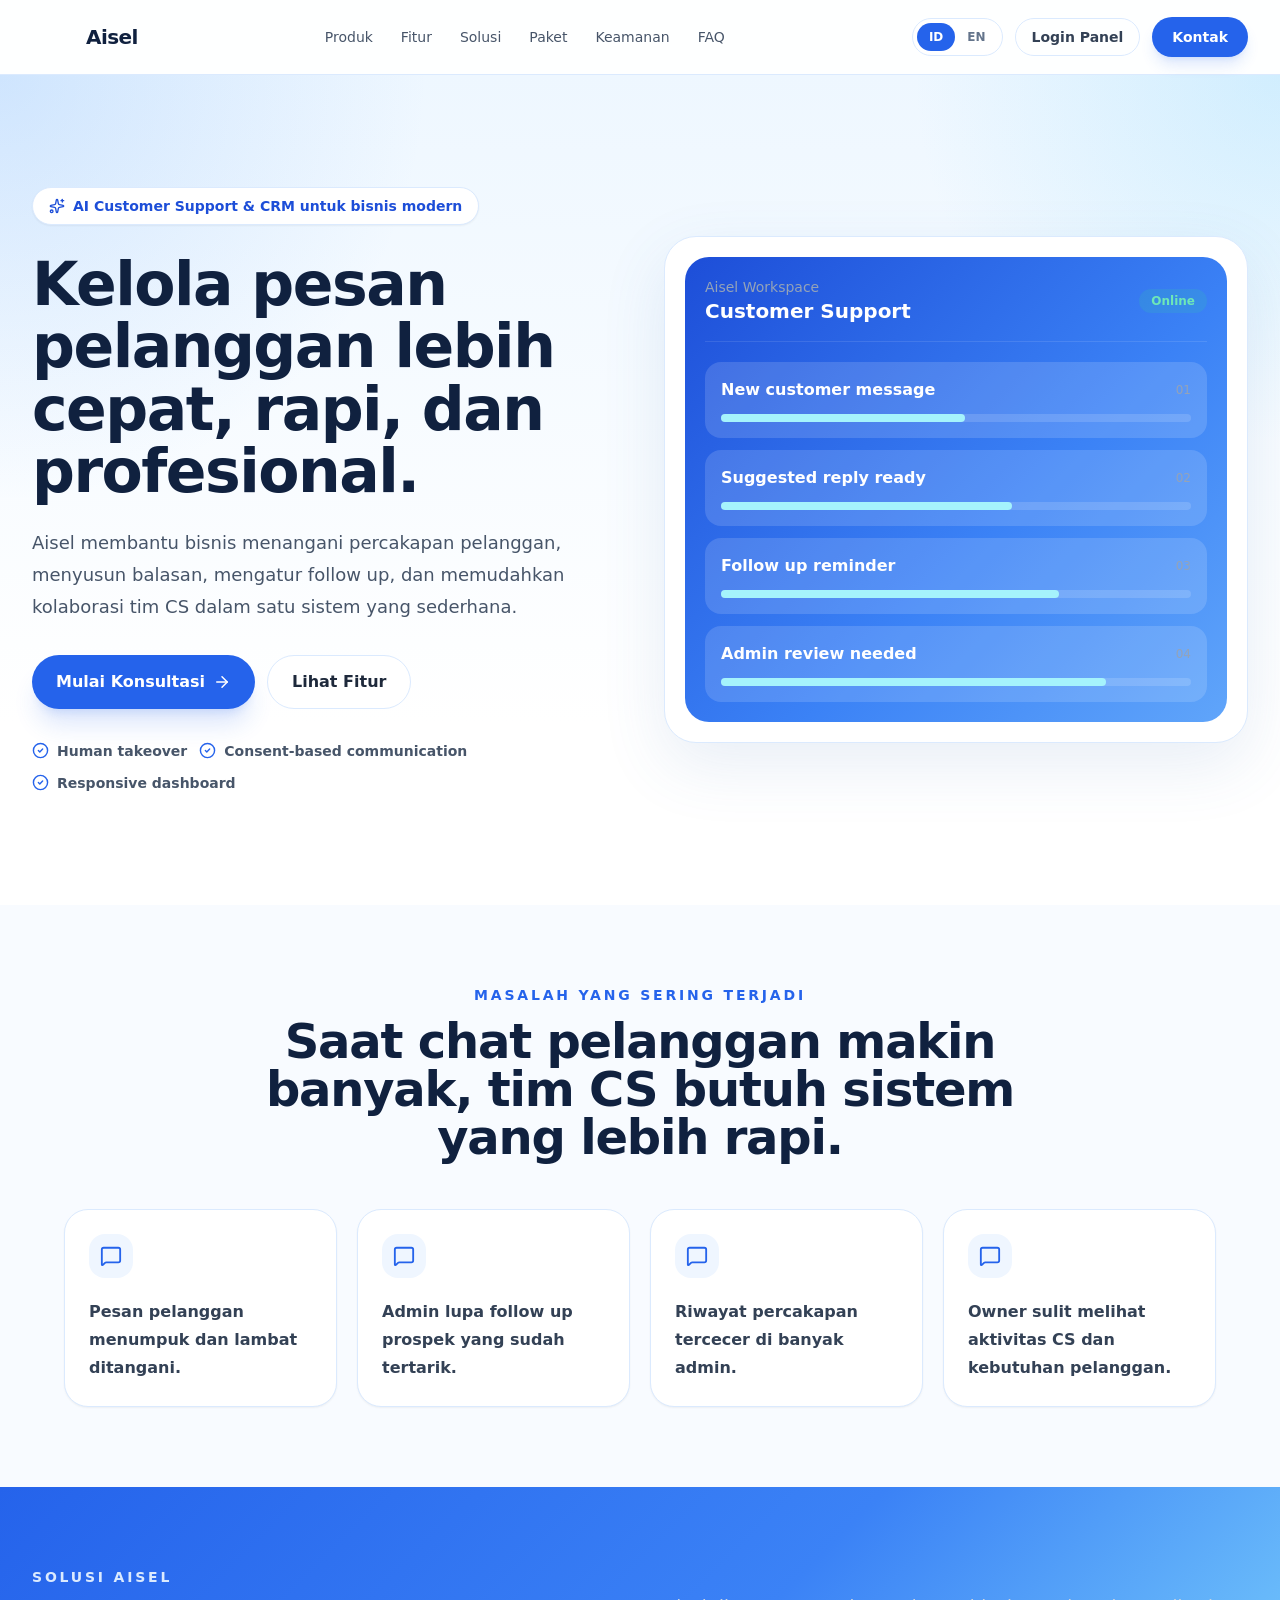
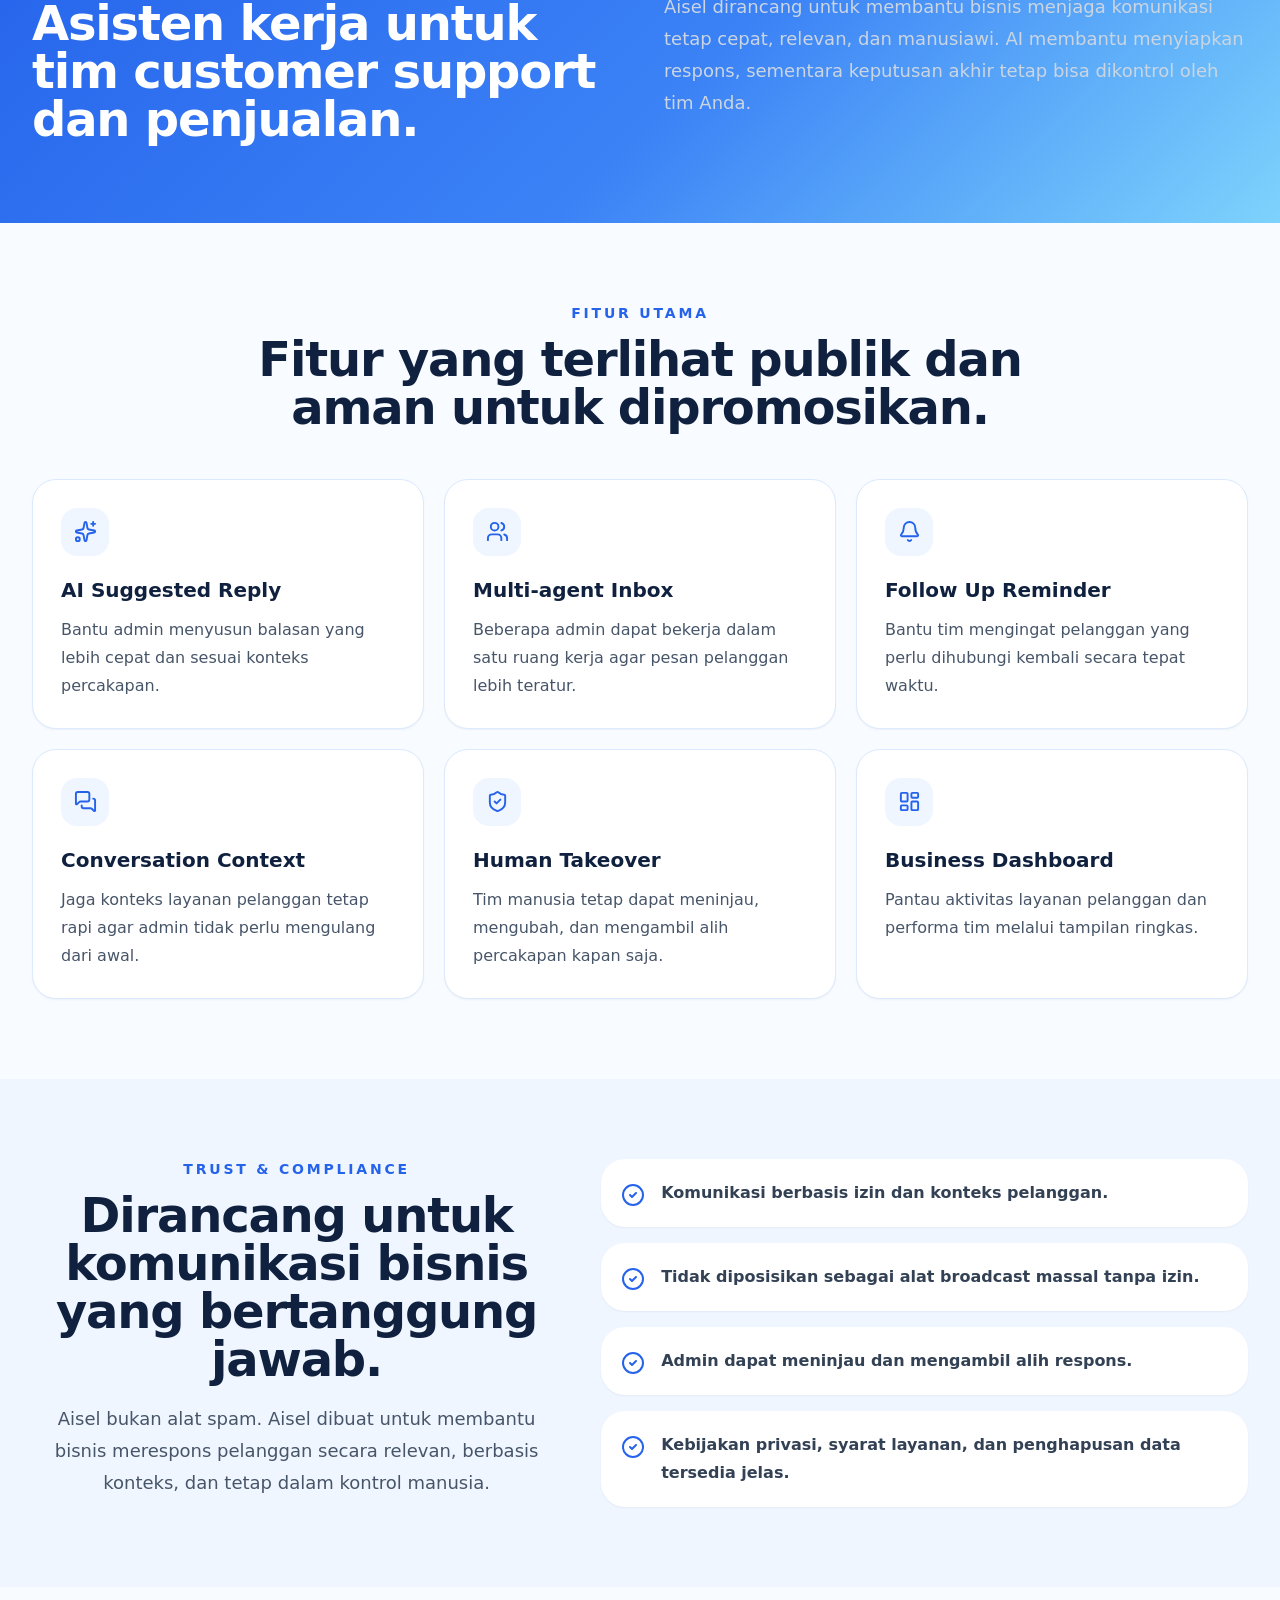
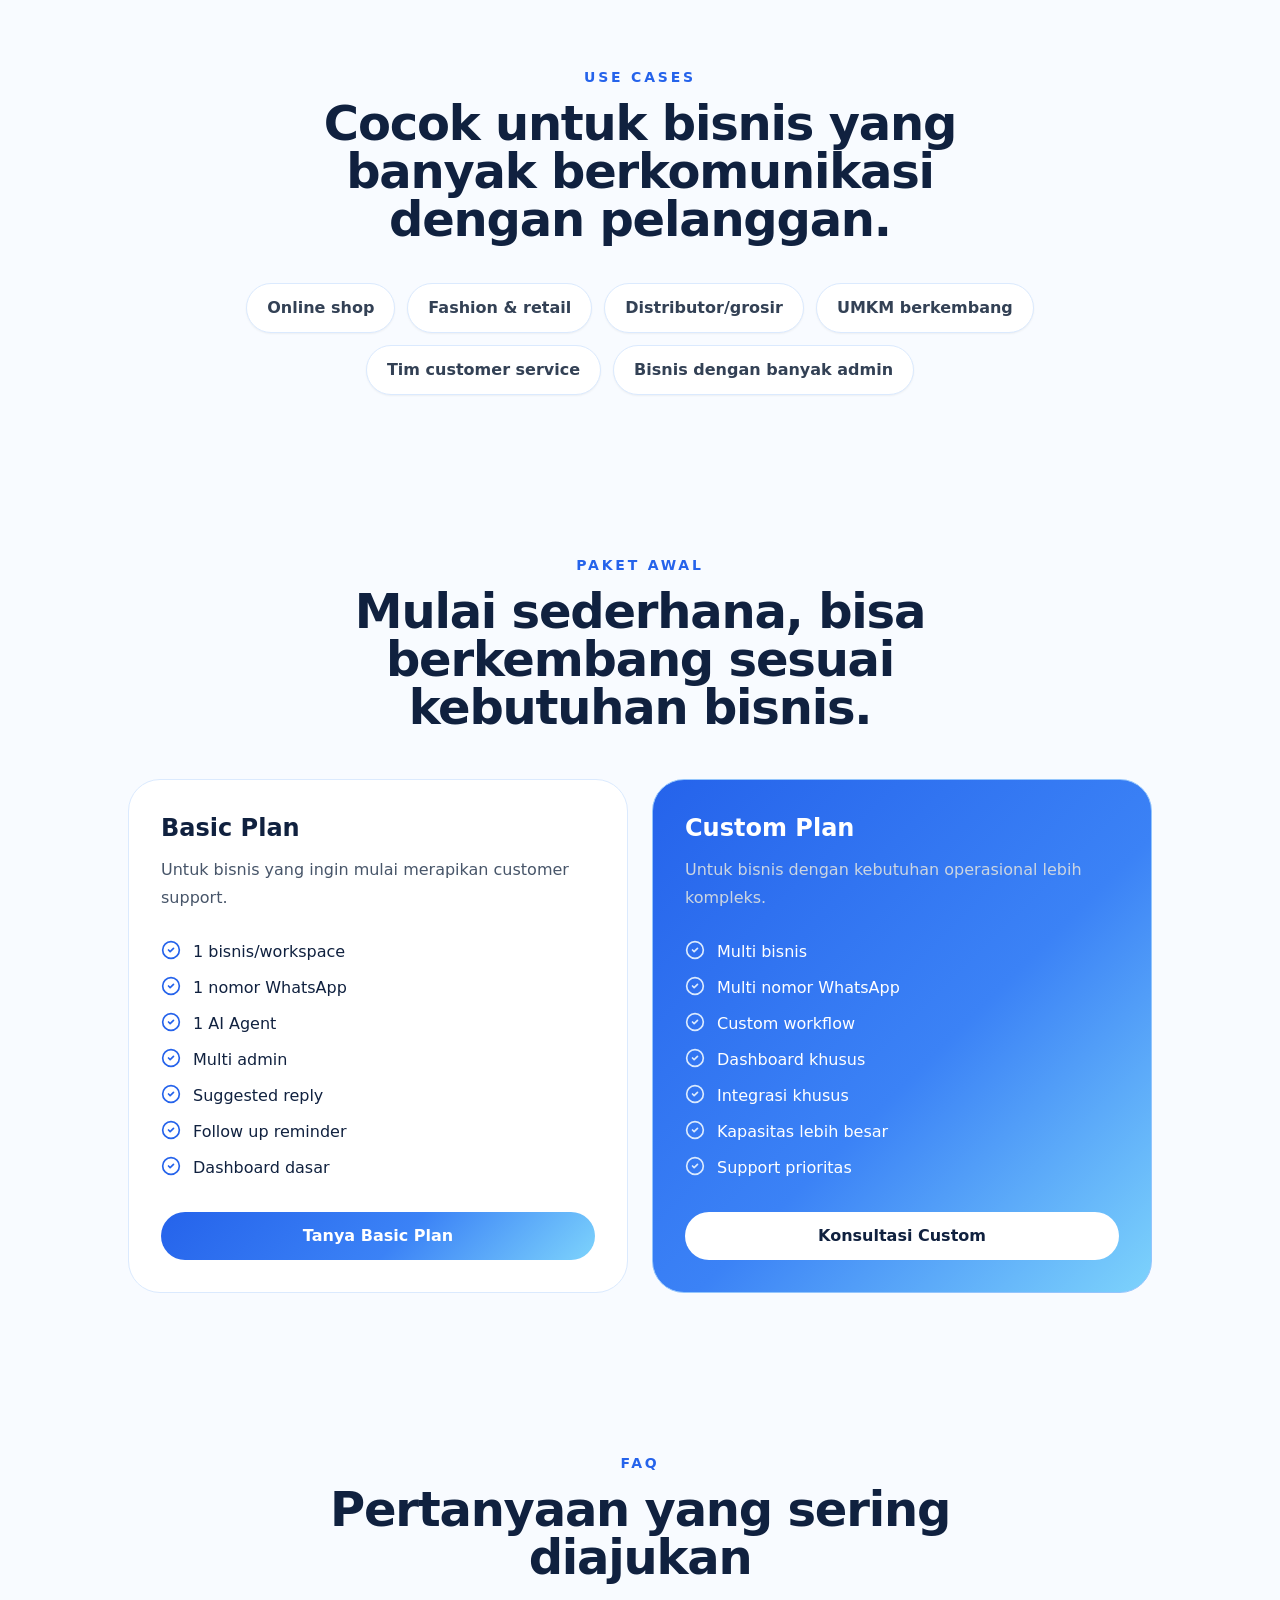
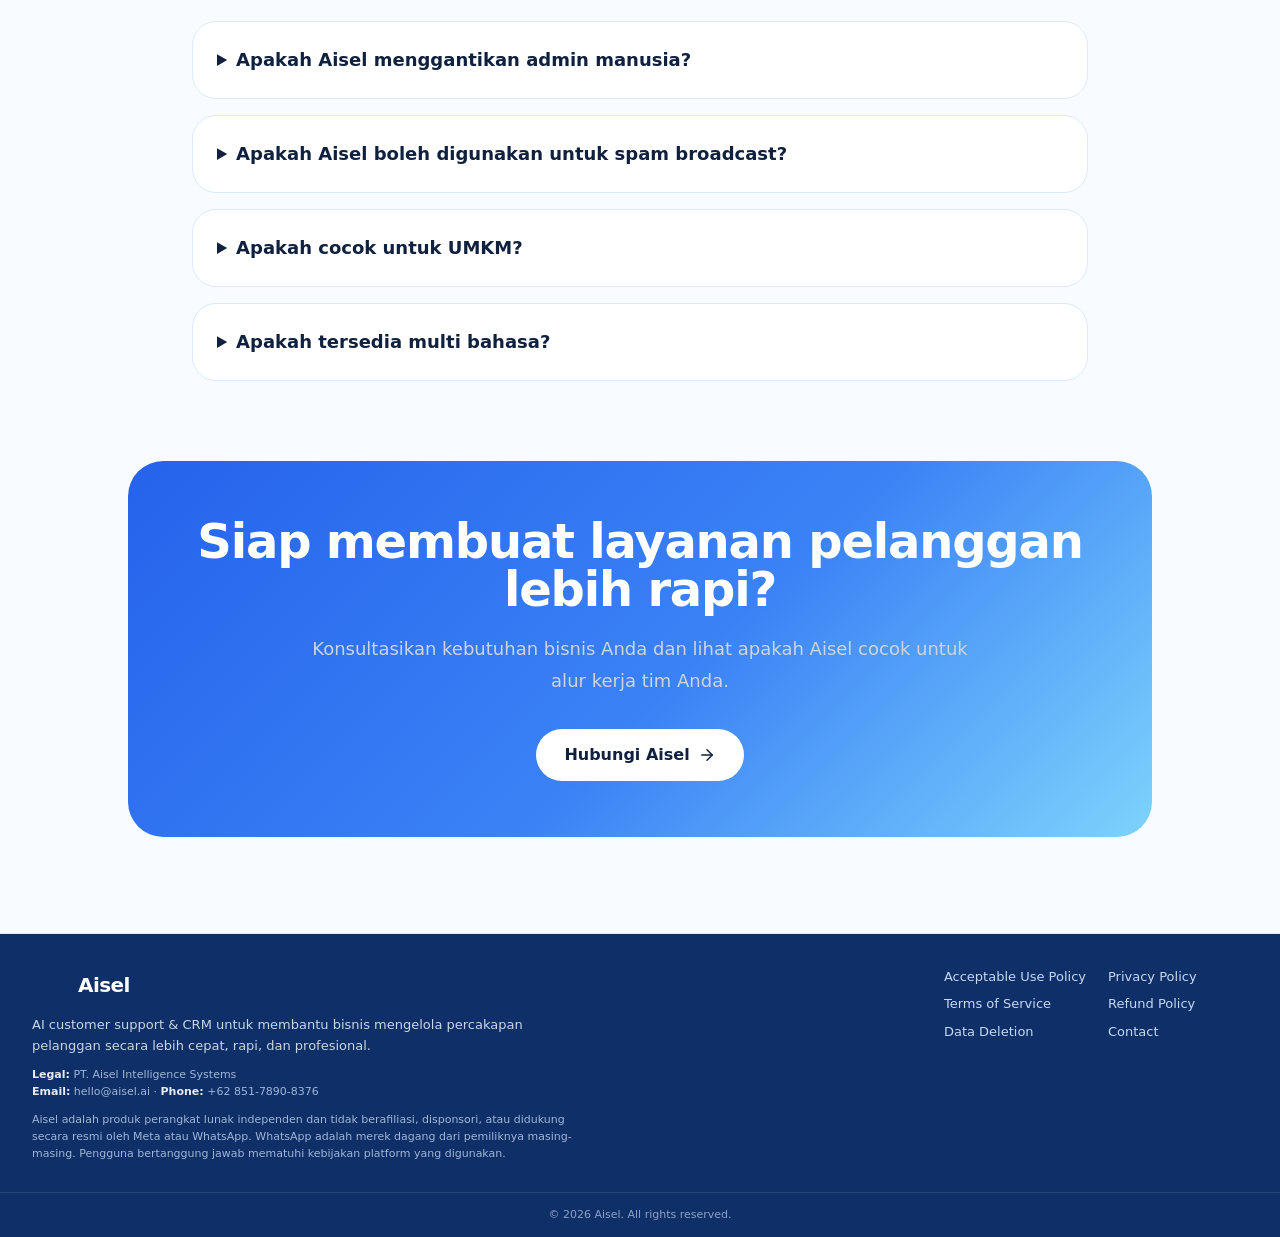
<file: index.html>
<!doctype html>
<html lang="id">
<head>
  <meta charset="UTF-8" />
  <meta name="viewport" content="width=device-width, initial-scale=1.0" />
  <meta name="description" content="Aisel membantu bisnis mengelola pesan pelanggan, respons CS, follow up, dan kolaborasi tim secara lebih rapi." />
  <meta name="theme-color" content="#2563eb" />
  <meta property="og:title" content="Aisel — AI Customer Support & CRM" />
  <meta property="og:description" content="Kelola pesan pelanggan lebih cepat, rapi, dan profesional dengan Aisel." />
  <meta property="og:type" content="website" />
  <meta property="og:url" content="https://aisel.ai" />
  <link rel="canonical" href="https://aisel.ai/" />
  <link rel="icon" type="image/png" href="https://panel.aisel.ai/aisel/icon-only.png" />
  <link rel="apple-touch-icon" href="https://panel.aisel.ai/aisel/icon-only.png" />
  <title>Aisel — AI Customer Support & CRM</title>
  <script type="module" crossorigin src="/assets/index-CqHLLNbp.js"></script>
  <link rel="stylesheet" crossorigin href="/assets/index-DAEojUmn.css">
  <style>
    :root{color-scheme:light}body{background:#f8fbff!important;color:#10213f!important}.gradient-bg{background:radial-gradient(circle at top left,rgba(96,165,250,.22),transparent 28%),radial-gradient(circle at top right,rgba(125,211,252,.26),transparent 24%),linear-gradient(180deg,#eef7ff 0%,#fff 78%)!important}.bg-slate-950{background-color:#2563eb!important}footer.bg-slate-950{background-color:#0f2f68!important}.bg-slate-50{background-color:#f8fbff!important}.bg-blue-50{background-color:#eff6ff!important}.border-slate-200,.border-slate-200\/70{border-color:#dbeafe!important}.border-slate-950{border-color:#93c5fd!important}.text-slate-950{color:#10213f!important}.text-blue-600{color:#2563eb!important}.text-blue-700{color:#1d4ed8!important}.shadow-slate-900\/10,.shadow-slate-900\/15{--tw-shadow-color:rgba(37,99,235,.16)!important}.card-glow{box-shadow:0 22px 65px rgba(65,112,185,.12)!important}.hover\:bg-slate-800:hover{background-color:#1d4ed8!important}.hover\:bg-slate-50:hover{background-color:#eff6ff!important}#pricing .bg-slate-950,#contact .bg-slate-950,main>section.bg-slate-950{background:linear-gradient(135deg,#2563eb 0%,#3b82f6 55%,#7dd3fc 100%)!important}.rounded-\[1\.5rem\].bg-slate-950{background:linear-gradient(135deg,#1d4ed8 0%,#3b82f6 58%,#60a5fa 100%)!important}.bg-cyan-400{background-color:#a5f3fc!important}.text-cyan-300{color:#dbeafe!important}.bg-white\/10,.bg-white\/8{background-color:rgba(255,255,255,.14)!important}header a[href="#/"]>span:first-child,footer .flex.items-center.gap-3.font-bold>span:first-child{background-image:url("https://panel.aisel.ai/aisel/icon-only.png")!important;background-size:contain!important;background-position:center!important;background-repeat:no-repeat!important;background-color:transparent!important;color:transparent!important;font-size:0!important;line-height:0!important;box-shadow:none!important}header a[href="#/"]>span:first-child{width:42px!important;height:42px!important;border-radius:14px!important}footer .flex.items-center.gap-3.font-bold>span:first-child{width:34px!important;height:34px!important;border-radius:12px!important}header a[href="#/"]>span:last-child{color:#10213f!important;font-weight:800!important;letter-spacing:-.03em!important}footer .flex.items-center.gap-3.font-bold>span:last-child{color:#fff!important;font-weight:800!important;letter-spacing:-.03em!important}.aisel-platform-disclaimer,.aisel-footer-company{margin-top:10px;max-width:560px;color:rgba(219,234,254,.72);font-size:11px;line-height:1.55}.aisel-footer-company strong{color:rgba(255,255,255,.9)}.aisel-terms-disclaimer{margin-top:30px;padding:20px;border:1px solid #dbeafe;border-radius:22px;background:#f8fbff}.aisel-terms-disclaimer h2{margin:0 0 10px;font-size:20px;font-weight:800;color:#10213f}.aisel-terms-disclaimer p{margin:0;color:#475569;line-height:1.8}
    footer .mx-auto.grid{padding-top:34px!important;padding-bottom:30px!important;gap:24px!important;align-items:start!important}footer .mx-auto.grid>div:first-child p:not(.aisel-platform-disclaimer):not(.aisel-footer-company){margin-top:12px!important;max-width:520px!important;font-size:13px!important;line-height:1.65!important}footer .mx-auto.grid>div:first-child p:nth-of-type(2){display:none!important}footer .flex.flex-wrap.gap-4{display:grid!important;grid-template-columns:repeat(2,minmax(140px,auto))!important;gap:10px 22px!important;justify-content:end!important;align-content:start!important;text-align:left!important}footer .flex.flex-wrap.gap-4 a{font-size:13px!important;line-height:1.35!important;color:rgba(219,234,254,.9)!important}footer .border-t.border-white\/10{padding-top:14px!important;padding-bottom:14px!important}footer .text-center.text-xs{font-size:11px!important;color:rgba(219,234,254,.62)!important}@media(max-width:768px){footer .mx-auto.grid{padding-top:30px!important;padding-bottom:26px!important;gap:22px!important}footer .flex.flex-wrap.gap-4{grid-template-columns:1fr!important;justify-content:start!important}footer .aisel-platform-disclaimer,footer .aisel-footer-company{max-width:100%!important}}
  </style>
</head>
<body>
  <div id="root"></div>
  <script>
    (function(){
      const disclaimer='Aisel adalah produk perangkat lunak independen dan tidak berafiliasi, disponsori, atau didukung secara resmi oleh Meta atau WhatsApp. WhatsApp adalah merek dagang dari pemiliknya masing-masing. Pengguna bertanggung jawab mematuhi kebijakan platform yang digunakan.';
      const routes={'#/contact':'/contact.html','#/acceptable-use-policy':'/acceptable-use-policy.html','#/privacy-policy':'/privacy-policy.html','#/terms-of-service':'/terms-of-service.html','#/refund-policy':'/refund-policy.html','#/data-deletion':'/data-deletion.html'};
      function goStatic(){if(routes[location.hash]) location.replace(routes[location.hash]);}
      function patchLinks(){
        Object.keys(routes).forEach(oldHref=>{document.querySelectorAll('a[href="'+oldHref+'"]').forEach(a=>a.setAttribute('href',routes[oldHref]))});
        document.querySelectorAll('a[href="#contact"]').forEach(a=>a.setAttribute('href','/contact.html'));
        document.querySelectorAll('a').forEach(a=>{const txt=(a.textContent||'').trim(); if(txt==='Kontak'||txt==='Contact') a.setAttribute('href','/contact.html')});
        const footerLinks=document.querySelector('footer .flex.flex-wrap.gap-4');
        if(footerLinks){const needed=[['/acceptable-use-policy.html','Acceptable Use Policy'],['/privacy-policy.html','Privacy Policy'],['/terms-of-service.html','Terms of Service'],['/refund-policy.html','Refund Policy'],['/data-deletion.html','Data Deletion'],['/contact.html','Contact']];needed.reverse().forEach(([href,label])=>{if(!footerLinks.querySelector('[href="'+href+'"]')){const l=document.createElement('a');l.href=href;l.className='text-sm text-slate-300 hover:text-white';l.textContent=label;footerLinks.insertBefore(l,footerLinks.firstChild)}});}
        const footerText=document.querySelector('footer .mx-auto.grid > div:first-child');
        if(footerText&&!document.getElementById('aisel-footer-company')){const c=document.createElement('p');c.id='aisel-footer-company';c.className='aisel-footer-company';c.innerHTML='<strong>Legal:</strong> PT. Aisel Intelligence Systems<br><strong>Email:</strong> hello@aisel.ai · <strong>Phone:</strong> +62 851-7890-8376';footerText.appendChild(c)}
        if(footerText&&!document.getElementById('aisel-meta-whatsapp-disclaimer')){const p=document.createElement('p');p.id='aisel-meta-whatsapp-disclaimer';p.className='aisel-platform-disclaimer';p.textContent=disclaimer;footerText.appendChild(p)}
      }
      goStatic(); window.addEventListener('hashchange',goStatic); window.addEventListener('DOMContentLoaded',()=>{setTimeout(patchLinks,250);setTimeout(patchLinks,800);setTimeout(patchLinks,1600)}); setTimeout(patchLinks,2200);
    })();
  </script>
</body>
</html>
</file>
<file: assets/index-DAEojUmn.css>
*,:before,:after,::backdrop{--tw-border-spacing-x:0;--tw-border-spacing-y:0;--tw-translate-x:0;--tw-translate-y:0;--tw-rotate:0;--tw-skew-x:0;--tw-skew-y:0;--tw-scale-x:1;--tw-scale-y:1;--tw-pan-x: ;--tw-pan-y: ;--tw-pinch-zoom: ;--tw-scroll-snap-strictness:proximity;--tw-gradient-from-position: ;--tw-gradient-via-position: ;--tw-gradient-to-position: ;--tw-ordinal: ;--tw-slashed-zero: ;--tw-numeric-figure: ;--tw-numeric-spacing: ;--tw-numeric-fraction: ;--tw-ring-inset: ;--tw-ring-offset-width:0px;--tw-ring-offset-color:#fff;--tw-ring-color:#3b82f680;--tw-ring-offset-shadow:0 0 #0000;--tw-ring-shadow:0 0 #0000;--tw-shadow:0 0 #0000;--tw-shadow-colored:0 0 #0000;--tw-blur: ;--tw-brightness: ;--tw-contrast: ;--tw-grayscale: ;--tw-hue-rotate: ;--tw-invert: ;--tw-saturate: ;--tw-sepia: ;--tw-drop-shadow: ;--tw-backdrop-blur: ;--tw-backdrop-brightness: ;--tw-backdrop-contrast: ;--tw-backdrop-grayscale: ;--tw-backdrop-hue-rotate: ;--tw-backdrop-invert: ;--tw-backdrop-opacity: ;--tw-backdrop-saturate: ;--tw-backdrop-sepia: ;--tw-contain-size: ;--tw-contain-layout: ;--tw-contain-paint: ;--tw-contain-style: }*,:before,:after{box-sizing:border-box;border:0 solid #e5e7eb}:before,:after{--tw-content:""}html,:host{-webkit-text-size-adjust:100%;tab-size:4;font-feature-settings:normal;font-variation-settings:normal;-webkit-tap-highlight-color:transparent;font-family:Inter,ui-sans-serif,system-ui,sans-serif;line-height:1.5}body{line-height:inherit;margin:0}hr{height:0;color:inherit;border-top-width:1px}abbr:where([title]){-webkit-text-decoration:underline dotted;text-decoration:underline dotted}h1,h2,h3,h4,h5,h6{font-size:inherit;font-weight:inherit}a{color:inherit;-webkit-text-decoration:inherit;text-decoration:inherit}b,strong{font-weight:bolder}code,kbd,samp,pre{font-feature-settings:normal;font-variation-settings:normal;font-family:ui-monospace,SFMono-Regular,Menlo,Monaco,Consolas,Liberation Mono,Courier New,monospace;font-size:1em}small{font-size:80%}sub,sup{vertical-align:baseline;font-size:75%;line-height:0;position:relative}sub{bottom:-.25em}sup{top:-.5em}table{text-indent:0;border-color:inherit;border-collapse:collapse}button,input,optgroup,select,textarea{font-feature-settings:inherit;font-variation-settings:inherit;font-family:inherit;font-size:100%;font-weight:inherit;line-height:inherit;letter-spacing:inherit;color:inherit;margin:0;padding:0}button,select{text-transform:none}button,input:where([type=button]),input:where([type=reset]),input:where([type=submit]){-webkit-appearance:button;background-color:#0000;background-image:none}:-moz-focusring{outline:auto}:-moz-ui-invalid{box-shadow:none}progress{vertical-align:baseline}::-webkit-inner-spin-button{height:auto}::-webkit-outer-spin-button{height:auto}[type=search]{-webkit-appearance:textfield;outline-offset:-2px}::-webkit-search-decoration{-webkit-appearance:none}::-webkit-file-upload-button{-webkit-appearance:button;font:inherit}summary{display:list-item}blockquote,dl,dd,h1,h2,h3,h4,h5,h6,hr,figure,p,pre{margin:0}fieldset{margin:0;padding:0}legend{padding:0}ol,ul,menu{margin:0;padding:0;list-style:none}dialog{padding:0}textarea{resize:vertical}input::-moz-placeholder{opacity:1;color:#9ca3af}textarea::-moz-placeholder{opacity:1;color:#9ca3af}input::placeholder,textarea::placeholder{opacity:1;color:#9ca3af}button,[role=button]{cursor:pointer}:disabled{cursor:default}img,svg,video,canvas,audio,iframe,embed,object{vertical-align:middle;display:block}img,video{max-width:100%;height:auto}[hidden]:where(:not([hidden=until-found])){display:none}.relative{position:relative}.sticky{position:sticky}.top-0{top:0}.z-50{z-index:50}.mx-auto{margin-left:auto;margin-right:auto}.mt-1{margin-top:.25rem}.mt-10{margin-top:2.5rem}.mt-12{margin-top:3rem}.mt-3{margin-top:.75rem}.mt-4{margin-top:1rem}.mt-5{margin-top:1.25rem}.mt-6{margin-top:1.5rem}.mt-7{margin-top:1.75rem}.mt-8{margin-top:2rem}.flex{display:flex}.inline-flex{display:inline-flex}.grid{display:grid}.hidden{display:none}.h-10{height:2.5rem}.h-11{height:2.75rem}.h-12{height:3rem}.h-2{height:.5rem}.w-10{width:2.5rem}.w-11{width:2.75rem}.w-12{width:3rem}.w-full{width:100%}.max-w-2xl{max-width:42rem}.max-w-3xl{max-width:48rem}.max-w-4xl{max-width:56rem}.max-w-5xl{max-width:64rem}.max-w-6xl{max-width:72rem}.max-w-7xl{max-width:80rem}.max-w-xl{max-width:36rem}.shrink-0{flex-shrink:0}.grow{flex-grow:1}.cursor-pointer{cursor:pointer}.flex-col{flex-direction:column}.flex-wrap{flex-wrap:wrap}.place-items-center{place-items:center}.items-center{align-items:center}.justify-center{justify-content:center}.justify-between{justify-content:space-between}.gap-10{gap:2.5rem}.gap-12{gap:3rem}.gap-2{gap:.5rem}.gap-3{gap:.75rem}.gap-4{gap:1rem}.gap-5{gap:1.25rem}.gap-6{gap:1.5rem}.gap-7{gap:1.75rem}.gap-8{gap:2rem}.overflow-hidden{overflow:hidden}.rounded-2xl{border-radius:1rem}.rounded-3xl,.rounded-\[1\.5rem\]{border-radius:1.5rem}.rounded-\[2\.2rem\]{border-radius:2.2rem}.rounded-\[2rem\]{border-radius:2rem}.rounded-full{border-radius:9999px}.rounded-xl{border-radius:.75rem}.border{border-width:1px}.border-b{border-bottom-width:1px}.border-t{border-top-width:1px}.border-blue-100{--tw-border-opacity:1;border-color:rgb(219 234 254/var(--tw-border-opacity,1))}.border-slate-200{--tw-border-opacity:1;border-color:rgb(226 232 240/var(--tw-border-opacity,1))}.border-slate-200\/70{border-color:#e2e8f0b3}.border-slate-950{--tw-border-opacity:1;border-color:rgb(2 6 23/var(--tw-border-opacity,1))}.border-white\/10{border-color:#ffffff1a}.bg-blue-50{--tw-bg-opacity:1;background-color:rgb(239 246 255/var(--tw-bg-opacity,1))}.bg-cyan-400{--tw-bg-opacity:1;background-color:rgb(34 211 238/var(--tw-bg-opacity,1))}.bg-emerald-400\/15{background-color:#34d39926}.bg-slate-50{--tw-bg-opacity:1;background-color:rgb(248 250 252/var(--tw-bg-opacity,1))}.bg-slate-950{--tw-bg-opacity:1;background-color:rgb(2 6 23/var(--tw-bg-opacity,1))}.bg-white{--tw-bg-opacity:1;background-color:rgb(255 255 255/var(--tw-bg-opacity,1))}.bg-white\/10{background-color:#ffffff1a}.bg-white\/85{background-color:#ffffffd9}.p-1{padding:.25rem}.p-2{padding:.5rem}.p-4{padding:1rem}.p-5{padding:1.25rem}.p-6{padding:1.5rem}.p-7{padding:1.75rem}.p-8{padding:2rem}.px-3{padding-left:.75rem;padding-right:.75rem}.px-4{padding-left:1rem;padding-right:1rem}.px-5{padding-left:1.25rem;padding-right:1.25rem}.px-6{padding-left:1.5rem;padding-right:1.5rem}.px-7{padding-left:1.75rem;padding-right:1.75rem}.py-1{padding-top:.25rem;padding-bottom:.25rem}.py-1\.5{padding-top:.375rem;padding-bottom:.375rem}.py-12{padding-top:3rem;padding-bottom:3rem}.py-16{padding-top:4rem;padding-bottom:4rem}.py-2{padding-top:.5rem;padding-bottom:.5rem}.py-2\.5{padding-top:.625rem;padding-bottom:.625rem}.py-20{padding-top:5rem;padding-bottom:5rem}.py-3{padding-top:.75rem;padding-bottom:.75rem}.py-3\.5{padding-top:.875rem;padding-bottom:.875rem}.py-4{padding-top:1rem;padding-bottom:1rem}.py-5{padding-top:1.25rem;padding-bottom:1.25rem}.pb-24{padding-bottom:6rem}.pb-4{padding-bottom:1rem}.text-center{text-align:center}.text-2xl{font-size:1.5rem;line-height:2rem}.text-3xl{font-size:1.875rem;line-height:2.25rem}.text-4xl{font-size:2.25rem;line-height:2.5rem}.text-lg{font-size:1.125rem;line-height:1.75rem}.text-sm{font-size:.875rem;line-height:1.25rem}.text-xl{font-size:1.25rem;line-height:1.75rem}.text-xs{font-size:.75rem;line-height:1rem}.font-bold{font-weight:700}.font-extrabold{font-weight:800}.font-medium{font-weight:500}.font-semibold{font-weight:600}.uppercase{text-transform:uppercase}.leading-6{line-height:1.5rem}.leading-7{line-height:1.75rem}.leading-8{line-height:2rem}.tracking-\[0\.2em\]{letter-spacing:.2em}.tracking-tight{letter-spacing:-.025em}.text-blue-600{--tw-text-opacity:1;color:rgb(37 99 235/var(--tw-text-opacity,1))}.text-blue-700{--tw-text-opacity:1;color:rgb(29 78 216/var(--tw-text-opacity,1))}.text-cyan-300{--tw-text-opacity:1;color:rgb(103 232 249/var(--tw-text-opacity,1))}.text-emerald-300{--tw-text-opacity:1;color:rgb(110 231 183/var(--tw-text-opacity,1))}.text-slate-300{--tw-text-opacity:1;color:rgb(203 213 225/var(--tw-text-opacity,1))}.text-slate-400{--tw-text-opacity:1;color:rgb(148 163 184/var(--tw-text-opacity,1))}.text-slate-500{--tw-text-opacity:1;color:rgb(100 116 139/var(--tw-text-opacity,1))}.text-slate-600{--tw-text-opacity:1;color:rgb(71 85 105/var(--tw-text-opacity,1))}.text-slate-700{--tw-text-opacity:1;color:rgb(51 65 85/var(--tw-text-opacity,1))}.text-slate-800{--tw-text-opacity:1;color:rgb(30 41 59/var(--tw-text-opacity,1))}.text-slate-950{--tw-text-opacity:1;color:rgb(2 6 23/var(--tw-text-opacity,1))}.text-white{--tw-text-opacity:1;color:rgb(255 255 255/var(--tw-text-opacity,1))}.shadow-lg{--tw-shadow:0 10px 15px -3px #0000001a, 0 4px 6px -4px #0000001a;--tw-shadow-colored:0 10px 15px -3px var(--tw-shadow-color), 0 4px 6px -4px var(--tw-shadow-color);box-shadow:var(--tw-ring-offset-shadow,0 0 #0000), var(--tw-ring-shadow,0 0 #0000), var(--tw-shadow)}.shadow-sm{--tw-shadow:0 1px 2px 0 #0000000d;--tw-shadow-colored:0 1px 2px 0 var(--tw-shadow-color);box-shadow:var(--tw-ring-offset-shadow,0 0 #0000), var(--tw-ring-shadow,0 0 #0000), var(--tw-shadow)}.shadow-xl{--tw-shadow:0 20px 25px -5px #0000001a, 0 8px 10px -6px #0000001a;--tw-shadow-colored:0 20px 25px -5px var(--tw-shadow-color), 0 8px 10px -6px var(--tw-shadow-color);box-shadow:var(--tw-ring-offset-shadow,0 0 #0000), var(--tw-ring-shadow,0 0 #0000), var(--tw-shadow)}.shadow-slate-900\/10{--tw-shadow-color:#0f172a1a;--tw-shadow:var(--tw-shadow-colored)}.shadow-slate-900\/15{--tw-shadow-color:#0f172a26;--tw-shadow:var(--tw-shadow-colored)}.backdrop-blur-xl{--tw-backdrop-blur:blur(24px);-webkit-backdrop-filter:var(--tw-backdrop-blur) var(--tw-backdrop-brightness) var(--tw-backdrop-contrast) var(--tw-backdrop-grayscale) var(--tw-backdrop-hue-rotate) var(--tw-backdrop-invert) var(--tw-backdrop-opacity) var(--tw-backdrop-saturate) var(--tw-backdrop-sepia);backdrop-filter:var(--tw-backdrop-blur) var(--tw-backdrop-brightness) var(--tw-backdrop-contrast) var(--tw-backdrop-grayscale) var(--tw-backdrop-hue-rotate) var(--tw-backdrop-invert) var(--tw-backdrop-opacity) var(--tw-backdrop-saturate) var(--tw-backdrop-sepia)}.transition{transition-property:color,background-color,border-color,text-decoration-color,fill,stroke,opacity,box-shadow,transform,filter,-webkit-backdrop-filter,backdrop-filter;transition-duration:.15s;transition-timing-function:cubic-bezier(.4,0,.2,1)}:root{--lightningcss-light:initial;--lightningcss-dark: ;color-scheme:light}html{scroll-behavior:smooth}body{color:#0f172a;background:#fff;margin:0;font-family:Inter,ui-sans-serif,system-ui,sans-serif}.gradient-bg{background:radial-gradient(circle at 0 0,#2563eb29,#0000 30%),radial-gradient(circle at 100% 0,#06b6d429,#0000 28%),linear-gradient(#f8fafc 0%,#fff 80%)}.card-glow{box-shadow:0 20px 70px #0f172a14}.hover\:-translate-y-1:hover{--tw-translate-y:-.25rem;transform:translate(var(--tw-translate-x), var(--tw-translate-y)) rotate(var(--tw-rotate)) skewX(var(--tw-skew-x)) skewY(var(--tw-skew-y)) scaleX(var(--tw-scale-x)) scaleY(var(--tw-scale-y))}.hover\:bg-slate-50:hover{--tw-bg-opacity:1;background-color:rgb(248 250 252/var(--tw-bg-opacity,1))}.hover\:bg-slate-800:hover{--tw-bg-opacity:1;background-color:rgb(30 41 59/var(--tw-bg-opacity,1))}.hover\:text-slate-950:hover{--tw-text-opacity:1;color:rgb(2 6 23/var(--tw-text-opacity,1))}.hover\:text-white:hover{--tw-text-opacity:1;color:rgb(255 255 255/var(--tw-text-opacity,1))}.hover\:shadow-xl:hover{--tw-shadow:0 20px 25px -5px #0000001a, 0 8px 10px -6px #0000001a;--tw-shadow-colored:0 20px 25px -5px var(--tw-shadow-color), 0 8px 10px -6px var(--tw-shadow-color);box-shadow:var(--tw-ring-offset-shadow,0 0 #0000), var(--tw-ring-shadow,0 0 #0000), var(--tw-shadow)}@media (width>=640px){.sm\:flex-row{flex-direction:row}}@media (width>=768px){.md\:grid-cols-2{grid-template-columns:repeat(2,minmax(0,1fr))}.md\:p-12{padding:3rem}.md\:p-14{padding:3.5rem}.md\:text-5xl{font-size:3rem;line-height:1}.md\:text-6xl{font-size:3.75rem;line-height:1}.md\:leading-\[1\.04\]{line-height:1.04}}@media (width>=1024px){.lg\:flex{display:flex}.lg\:hidden{display:none}.lg\:grid-cols-2{grid-template-columns:repeat(2,minmax(0,1fr))}.lg\:grid-cols-3{grid-template-columns:repeat(3,minmax(0,1fr))}.lg\:grid-cols-4{grid-template-columns:repeat(4,minmax(0,1fr))}.lg\:grid-cols-\[\.9fr_1\.1fr\]{grid-template-columns:.9fr 1.1fr}.lg\:justify-end{justify-content:flex-end}.lg\:px-8{padding-left:2rem;padding-right:2rem}.lg\:py-28{padding-top:7rem;padding-bottom:7rem}}
</file>
